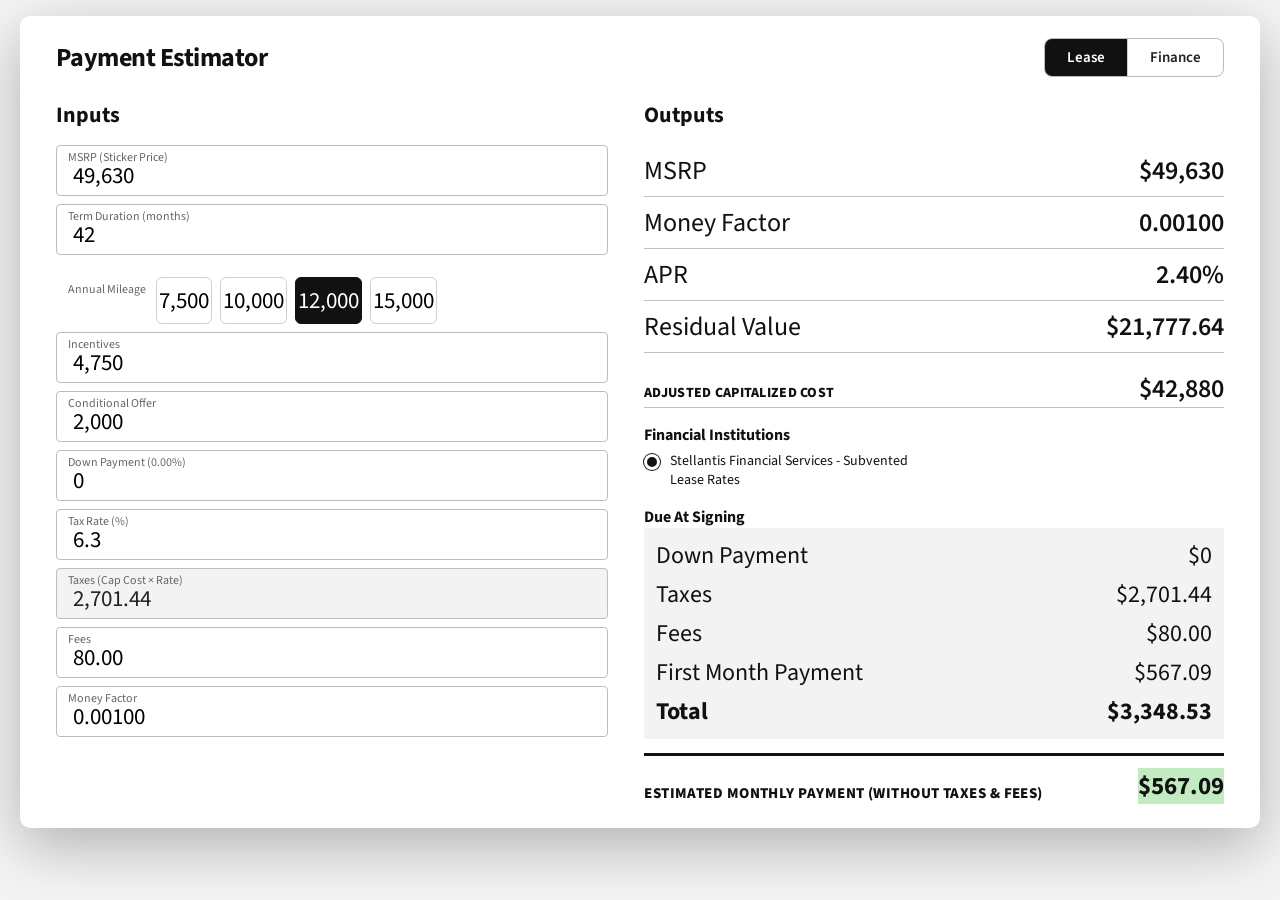
<file: index.html>
<!DOCTYPE html>
<html lang="en">
  <head>
    <meta charset="utf-8" />
    <meta name="viewport" content="width=device-width, initial-scale=1" />
    <title>Payment Estimator</title>
    <link rel="preconnect" href="https://fonts.googleapis.com" />
    <link rel="preconnect" href="https://fonts.gstatic.com" crossorigin />
    <link
      href="https://fonts.googleapis.com/css2?family=Source+Sans+3:wght@400;600;700;800&display=swap"
      rel="stylesheet"
    />
    <link rel="stylesheet" href="css/estimator.css" />
  </head>
  <body class="estimator-page">
    <div class="estimator-shell">
      <div class="estimator-modal" data-estimator data-mode="lease">
        <div class="est-header">
          <h1>Payment Estimator</h1>
          <div class="mode-tabs" role="tablist" aria-label="Deal type">
            <button type="button" role="tab" data-mode-btn="lease" aria-pressed="true">Lease</button>
            <button type="button" role="tab" data-mode-btn="finance" aria-pressed="false">Finance</button>
          </div>
        </div>

        <div class="est-grid">
          <div class="col-left">
            <h2 class="block-title">Inputs</h2>

            <div class="field">
              <label for="msrp">MSRP (Sticker Price)</label>
              <input id="msrp" data-msrp type="text" inputmode="decimal" value="49,630" />
            </div>

            <div class="field">
              <label for="term">Term Duration (months)</label>
              <input id="term" data-term-input type="text" inputmode="numeric" value="48" />
            </div>

            <div class="field">
              <label>Annual Mileage</label>
              <div class="miles-row">
                <button type="button" class="miles-chip" data-miles="7500">7,500</button>
                <button type="button" class="miles-chip" data-miles="10000">10,000</button>
                <button type="button" class="miles-chip" data-miles="12000">12,000</button>
                <button type="button" class="miles-chip" data-miles="15000">15,000</button>
              </div>
            </div>

            <div class="field">
              <label for="incentives">Incentives</label>
              <input id="incentives" data-incentives type="text" inputmode="decimal" value="4,750" />
            </div>

            <div class="field">
              <label for="offer">Conditional Offer</label>
              <input id="offer" data-offer-total-input type="text" inputmode="decimal" value="2,000" />
            </div>

            <div class="field">
              <label for="down" data-down-pct>Down Payment (0.00%)</label>
              <input id="down" data-down type="text" inputmode="decimal" value="0" />
            </div>

            <div class="field">
              <label for="taxRate">Tax Rate (%)</label>
              <input id="taxRate" data-tax-rate type="text" inputmode="decimal" value="6.3" />
            </div>

            <div class="field">
              <label for="tax">Taxes (Cap Cost × Rate)</label>
              <input id="tax" data-tax type="text" inputmode="decimal" value="0" readonly />
            </div>

            <div class="field">
              <label for="fees">Fees</label>
              <input id="fees" data-fees type="text" inputmode="decimal" value="80" />
            </div>

            <div class="field">
              <label for="mf">Money Factor</label>
              <input id="mf" data-mf type="text" inputmode="decimal" value="0.00100" />
            </div>
          </div>

          <div class="col-right">
            <h2 class="block-title">Outputs</h2>

            <div class="lease-only">
              <div class="line">
                <span>MSRP</span>
                <span class="amt" data-msrp-display>$49,630</span>
              </div>
              <div class="line">
                <span>Money Factor</span>
                <span class="amt" data-mf-display>0.00100</span>
              </div>
              <div class="line">
                <span>APR</span>
                <span class="amt" data-apr-display>2.40%</span>
              </div>
              <div class="line">
                <span>Residual Value</span>
                <span class="amt" data-residual-display>$0</span>
              </div>
              <div class="cap-block">
                <div class="line" style="padding-bottom: 0">
                  <div class="label">Adjusted Capitalized Cost</div>
                  <span class="amt" data-cap>$42,880</span>
                </div>
              </div>

              <div class="fi-block">
                <h3>Financial Institutions</h3>
                <div class="radio">
                  <span class="dot" aria-hidden="true"></span>
                  <div>Stellantis Financial Services - Subvented<br />Lease Rates</div>
                </div>
              </div>

              <div class="due-title" style="margin-top: 16px">Due At Signing</div>
              <div class="panel" data-due-body>
                <div class="due-row"><span>Down Payment</span><span data-due-down>$0</span></div>
                <div class="due-row"><span>Taxes</span><span data-due-tax>$0</span></div>
                <div class="due-row"><span>Fees</span><span data-due-fees>$80</span></div>
                <div class="due-row"><span>First Month Payment</span><span data-due-first>$0</span></div>
                <div class="due-row" style="font-weight: 700">
                  <span>Total</span><span data-due>$0</span>
                </div>
              </div>

              <div class="pay-foot">
                <div class="label">
                  Estimated Monthly Payment (without Taxes &amp; Fees)
                </div>
                <div class="amt" data-monthly>$0.00</div>
              </div>
            </div>

            <div class="alt-pane finance">
              <div class="line"><span>Amount financed</span><span class="amt" data-fin-amount>$0</span></div>
              <div class="line"><span>APR</span><span class="amt" data-fin-apr>3.99%</span></div>
              <div class="line"><span>Term</span><span class="amt">60 months</span></div>
              <div class="line"><span>Taxes</span><span class="amt" data-fin-tax>$0</span></div>
              <div class="line"><span>Fees</span><span class="amt" data-fin-fees>$0</span></div>
              <div class="pay-foot">
                <div class="label">Estimated Monthly Payment (dollars)</div>
                <div class="amt" data-fin-monthly>$0.00</div>
              </div>
            </div>
          </div>
        </div>
      </div>
    </div>

    <script src="js/estimator.js"></script>
    <script src="js/estimator-app.js"></script>
  </body>
</html>
</file>
<file: css/estimator.css>
:root {
  --est-text: #111;
  --est-muted: #6a6a6a;
  --est-line: #d8d8d8;
  --est-line-strong: #222;
  --est-gold: #c9a03a;
  --est-gold-hover: #d4ad4a;
  --est-panel: #f3f3f3;
  --est-bg: #fff;
  --est-shadow: 0 18px 60px rgba(0, 0, 0, 0.28);
  --est-font: "Source Sans 3", "Segoe UI", Helvetica, Arial, sans-serif;
}

*,
*::before,
*::after {
  box-sizing: border-box;
}

html,
body {
  margin: 0;
  min-height: 100%;  
}

body.estimator-page {
  font-family: var(--est-font);
  color: var(--est-text);
  background: #f4f4f4;
}

.estimator-shell {
  position: relative;
  z-index: 1;
  min-height: 100vh;
  display: flex;
  flex-direction: column;
  align-items: stretch;
  padding: 16px 20px 28px;
}

.estimator-modal {
  width: 100%;
  max-width: none;
  background: var(--est-bg);
  border-radius: 10px;
  box-shadow: var(--est-shadow);
  padding: 22px 36px 24px;
  position: relative;
}

.est-header {
  display: flex;
  align-items: center;
  justify-content: space-between;
  gap: 16px;
  margin-bottom: 22px;
}

.est-header h1 {
  margin: 0;
  font-size: 26px;
  font-weight: 700;
  letter-spacing: -0.02em;
}

.mode-tabs {
  display: inline-flex;
  border: 1px solid #bbb;
  border-radius: 8px;
  overflow: hidden;
  background: #fff;
}

.mode-tabs button {
  appearance: none;
  border: 0;
  background: transparent;
  padding: 8px 22px;
  font: inherit;
  font-size: 15px;
  font-weight: 600;
  cursor: pointer;
  color: #222;
}

.mode-tabs button + button {
  border-left: 1px solid #cfcfcf;
}

.mode-tabs button[aria-pressed="true"] {
  background: #111;
  color: #fff;
}

.close-btn {
  position: absolute;
  top: 16px;
  right: 18px;
  width: 36px;
  height: 36px;
  border: 0;
  background: transparent;
  font-size: 26px;
  line-height: 1;
  cursor: pointer;
  color: #222;
}

.est-grid {
  display: grid;
  grid-template-columns: minmax(280px, 1fr) minmax(340px, 1.05fr);
  gap: 28px 36px;
}

h2.block-title {
  margin: 0 0 14px;
  font-size: 22px;
  font-weight: 700;
}

.msrp-row {
  display: flex;
  align-items: baseline;
  justify-content: space-between;
  gap: 12px;
}

.msrp-label {
  font-size: 15px;
  color: #666;
}

.msrp-label u {
  text-underline-offset: 3px;
}

.star {
  color: var(--est-gold);
  font-weight: 700;
}

.msrp-value {
  font-size: 16px;
  font-weight: 600;
}

.msrp-input {
  width: 120px;
  border: 0;
  border-bottom: 1px solid #ccc;
  font: inherit;
  font-weight: 600;
  text-align: right;
  padding: 2px 0;
  background: transparent;
}

.msrp-input:focus {
  outline: none;
  border-bottom-color: #111;
}

.vehicle-well {
  height: 118px;
  border-radius: 6px;
  background: linear-gradient(180deg, #fff, #fafafa);
  margin: 8px 0 22px;
}

.field {
  position: relative;
  margin: 2px 0 8px;
}

.field input[type="text"],
.field input[type="number"] {
  width: 100%;
  border: 1px solid #bdbdbd;
  border-radius: 4px;
  padding: 13px 16px 3px;
  font: inherit;
  font-size: 23px;
}

.field input:focus {
  outline: 2px solid #111;
  outline-offset: 0;
  border-color: #111;
}

.field input[readonly] {
  background: #f3f3f3;
  color: #222;
}

.field label {
  position: absolute;
  left: 12px;
  top: 4px;
  font-size: 12px;
  color: #666;
  pointer-events: none;
}

.term-block h2 {
  margin: 0 0 10px;
  font-size: 20px;
}

.term-row {
  display: flex;
  flex-wrap: wrap;
  gap: 10px;
  align-items: flex-start;
  margin-bottom: 8px;
}

.term-row .msrp-inline {
  margin-right: 6px;
  padding-top: 14px;
  font-weight: 600;
}

.term-chip {
  min-width: 76px;
  height: 58px;
  border: 1px solid #cfcfcf;
  border-radius: 6px;
  background: #fff;
  font: inherit;
  font-size: 15px;
  line-height: 1.15;
  cursor: pointer;
  color: #222;
}

.term-chip strong {
  display: block;
  font-size: 16px;
}

.term-chip[aria-pressed="true"] {
  background: var(--est-gold);
  border-color: var(--est-gold);
  font-weight: 700;
}

.line {
  display: flex;
  align-items: baseline;
  justify-content: space-between;
  gap: 12px;
  padding: 7px 0;
  font-size: 26px;
  border-bottom:1px solid silver;
}

.line .amt {
  font-weight: 600;
  white-space: nowrap;
}

.line.muted {
  color: #444;
}

.toggle-head {
  display: flex;
  align-items: baseline;
  justify-content: space-between;
  width: 100%;
  border: 0;
  background: transparent;
  padding: 8px 0;
  font: inherit;
  font-size: 16px;
  cursor: pointer;
  text-align: left;
}

.toggle-head .amt {
  font-weight: 700;
}

.chev {
  display: inline-block;
  margin-left: 6px;
  font-size: 12px;
  transform: translateY(-1px);
}

.panel {
  background: var(--est-panel);
  border-radius: 2px;
  padding: 8px 12px;
}

.incentive-row,
.offer-row,
.due-row {
  display: flex;
  align-items: flex-start;
  justify-content: space-between;
  gap: 10px;
  padding: 2px 0;
  font-size: 24px;
}

.incentive-row .left,
.offer-row .left {
  display: flex;
  gap: 8px;
  align-items: flex-start;
}

.sack {
  width: 16px;
  height: 16px;
  flex: 0 0 16px;
  margin-top: 2px;
}

.info {
  display: inline-flex;
  align-items: center;
  justify-content: center;
  width: 14px;
  height: 14px;
  border-radius: 50%;
  background: #8d8d8d;
  color: #fff;
  font-size: 10px;
  font-weight: 700;
  margin-left: 4px;
  vertical-align: middle;
  cursor: help;
}

.cap-block {
  padding: 10px 0 6px;
}

.cap-block .label {
  font-size: 14px;
  font-weight: 800;
  letter-spacing: 0.02em;
  text-transform: uppercase;
}

.cap-block .hint {
  margin: 2px 0 0;
  color: #666;
  font-size: 13px;
}

.fi-block h3 {
  margin: 10px 0 6px;
  font-size: 16px;
}

.radio {
  display: flex;
  gap: 10px;
  align-items: flex-start;
  font-size: 14px;
  line-height: 1.35;
}

.radio .dot {
  width: 16px;
  height: 16px;
  border-radius: 50%;
  background: #111;
  flex: 0 0 16px;
  margin-top: 2px;
  box-shadow: inset 0 0 0 3px #fff, 0 0 0 1px #111;
}

.offer-box {
  margin-top: 6px;
}

.offer-head {
  display: flex;
  justify-content: space-between;
  align-items: baseline;
  font-size: 16px;
  margin-bottom: 6px;
}

.offer-group {
  font-weight: 800;
  font-size: 15px;
  margin: 8px 0 2px;
}

.offer-row input[type="checkbox"] {
  width: 16px;
  height: 16px;
  margin-top: 2px;
  accent-color: #111;
}

.due-title {
  font-size: 16px;
  font-weight: 700;
}

.pay-foot {
  display: flex;
  justify-content: space-between;
  align-items: flex-end;
  gap: 12px;
  margin-top: 14px;
  padding-top: 12px;
  border-top: 3px solid #111;
}

.pay-foot .label {
  font-size: 15px;
  font-weight: 800;
  letter-spacing: 0.03em;
  text-transform: uppercase;
  line-height: 1.25;
}

.pay-foot .amt {
  font-size: 25px;
  background-color:rgb(194, 235, 194);
  font-weight: 700;
}

.miles-row {
  display: flex;
  flex-wrap: wrap;
  gap: 8px;
  margin-top: 22px;
  margin-left:100px;
}

.miles-chip {
  border: 1px solid #cfcfcf;
  background: #fff;
  border-radius: 6px;
  padding: 6px 2px;
  font: inherit;
  font-size: 23px;
  cursor: pointer;
}

.miles-chip[aria-pressed="true"] {
  background: #111;
  color: #fff;
  border-color: #111;
}

.alt-pane {
  display: none;
}

.estimator-modal[data-mode="finance"] .lease-only,
.estimator-modal[data-mode="cash"] .lease-only {
  display: none;
}

.estimator-modal[data-mode="finance"] .alt-pane.finance,
.estimator-modal[data-mode="cash"] .alt-pane.cash {
  display: block;
}

.tip {
  position: relative;
}

.tip .tip-body {
  display: none;
  position: absolute;
  z-index: 5;
  left: 0;
  top: 22px;
  width: 240px;
  background: #111;
  color: #fff;
  font-size: 12px;
  font-weight: 400;
  padding: 8px 10px;
  border-radius: 6px;
}

.tip:hover .tip-body,
.tip:focus-within .tip-body {
  display: block;
}

.hidden {
  display: none !important;
}

@media (max-width: 860px) {
  .estimator-shell {
    padding: 10px 10px 20px;
  }
  .est-grid {
    grid-template-columns: 1fr;
    gap: 18px;
  }
  .est-header {
    flex-direction: column;
    align-items: stretch;
    gap: 12px;
  }
  .est-header h1 {
    font-size: 22px;
  }
  .mode-tabs {
    width: 100%;
  }
  .mode-tabs button {
    flex: 1;
    padding: 10px 12px;
  }
  .estimator-modal {
    padding: 16px 14px 18px;
    border-radius: 0;
    box-shadow: none;
  }
  .miles-row {
    /* display: grid; */
    grid-template-columns: 1fr 1fr;
  }
  .miles-chip,
  .term-chip {
    min-height: 44px;
    padding:0px 8px;
  }
  .pay-foot {
    flex-direction: column;
    align-items: flex-start;
  }
}

@media (max-width: 480px) {
  .field input[type="text"],
  .field input[type="number"] {
    font-size: 26px;
  }
  .due-row {
    flex-wrap: wrap;
  }
}
</file>
